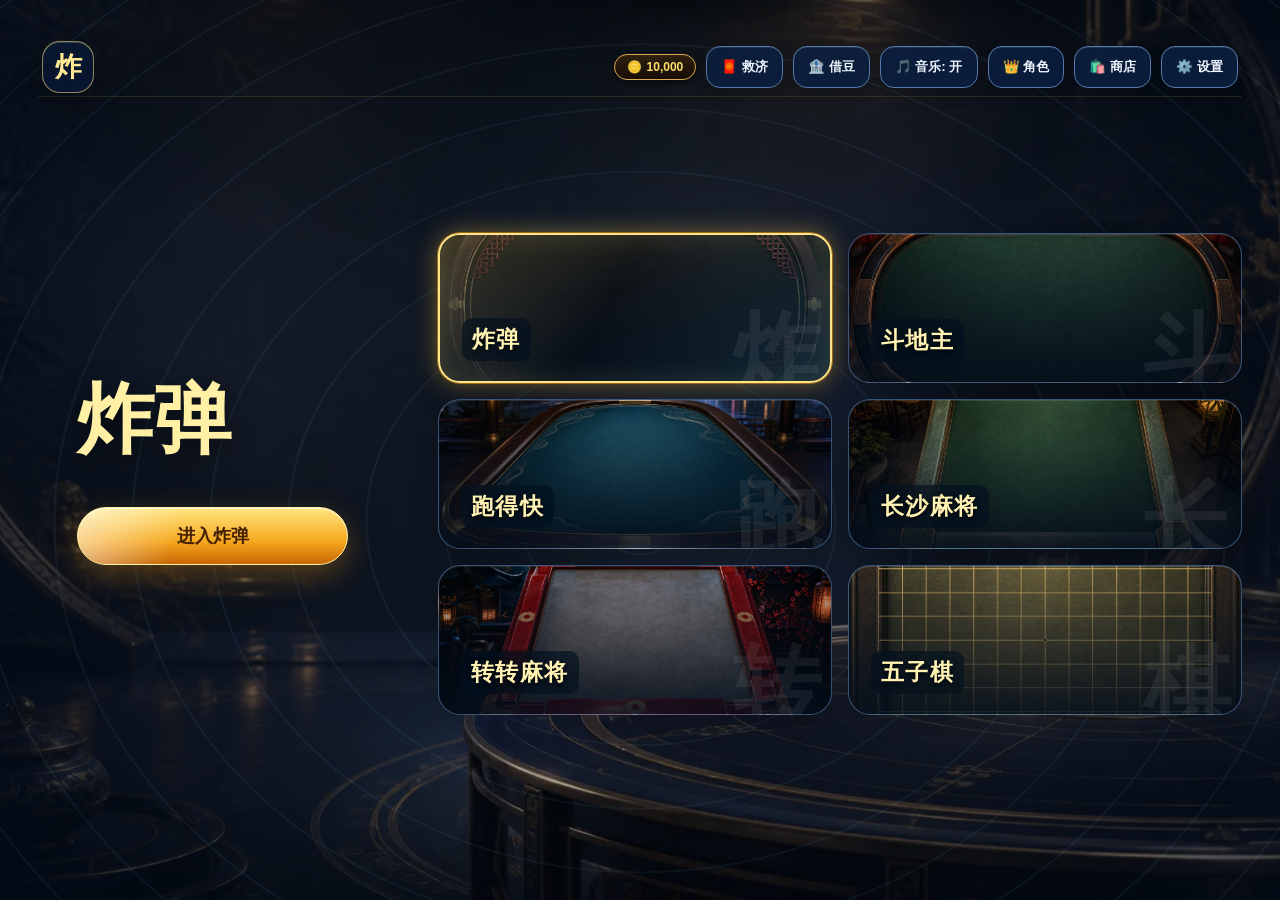
<file: index.html>
<!doctype html>
<html lang="zh-CN">
<head>
  <meta charset="utf-8">
  <meta name="viewport" content="width=device-width, initial-scale=1">
  <meta http-equiv="refresh" content="0; url=./耒阳炸弹.html">
  <title>耒阳炸弹</title>
  <style>body{margin:0;min-height:100vh;display:grid;place-items:center;background:#071526;color:#fff2bd;font:700 16px/1.5 system-ui,"Microsoft YaHei",sans-serif}a{color:#ffe17a}</style>
</head>
<body>
  <p>正在打开游戏；若未自动跳转，请点击 <a href="./耒阳炸弹.html">进入耒阳炸弹</a>。</p>
  <script>location.replace('./耒阳炸弹.html');</script>
</body>
</html>
</file>
